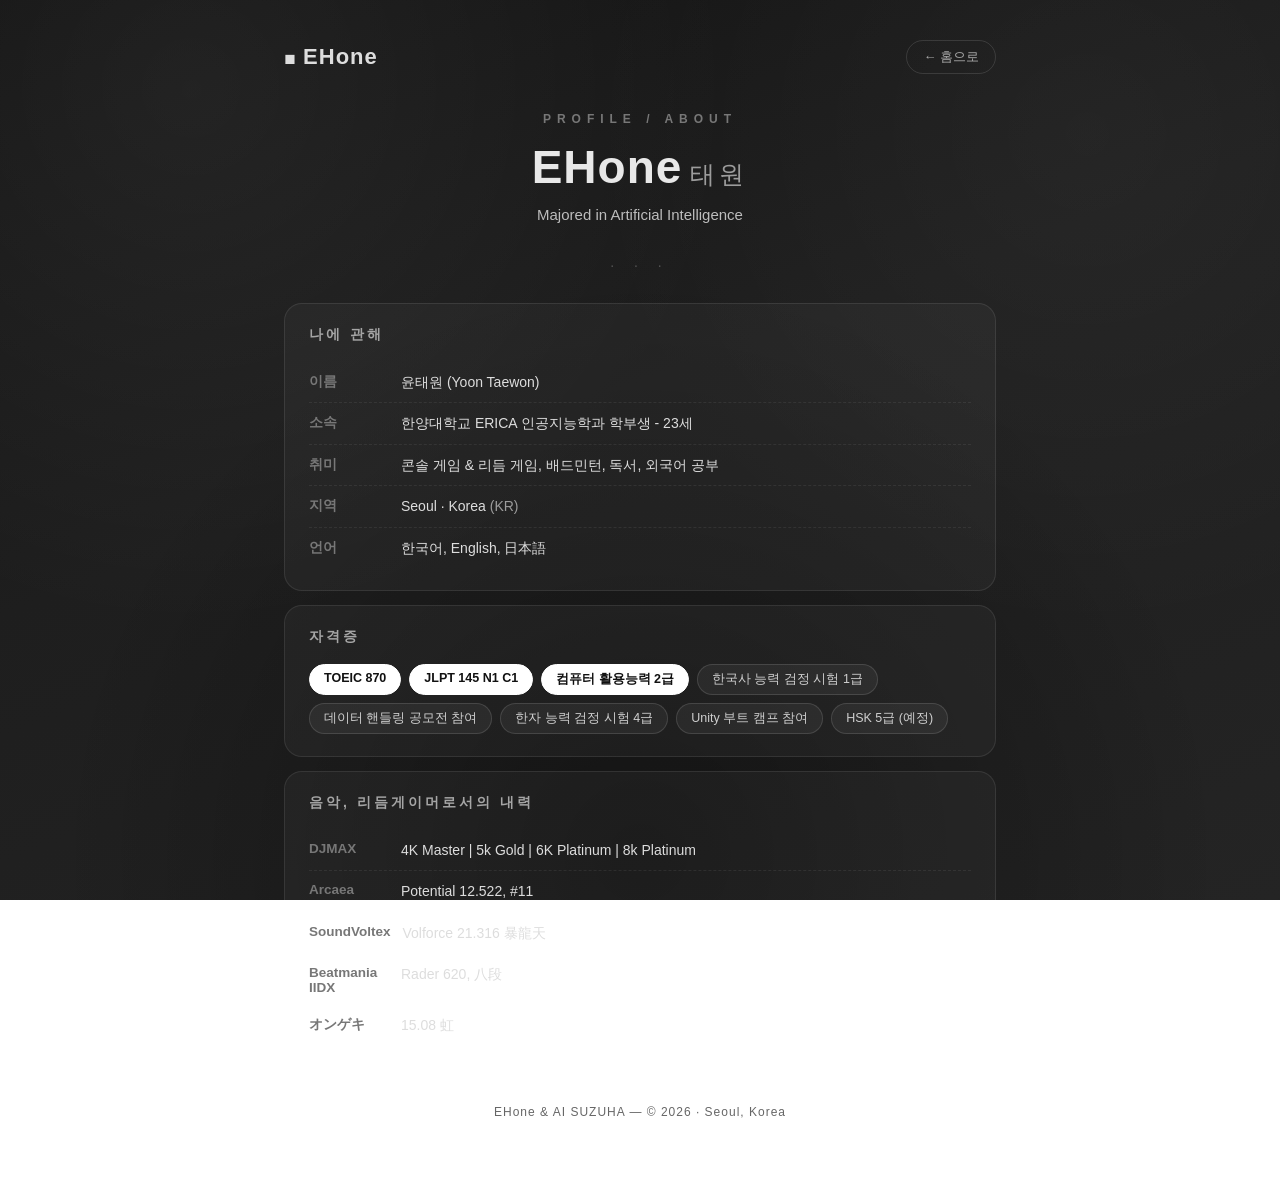
<file: about/index.html>
<!DOCTYPE html>
<html lang="ko">
<head>
<meta charset="UTF-8">
<meta name="viewport" content="width=device-width, initial-scale=1.0">
<title>About — EHone</title>
<link rel="stylesheet" href="../css/main.css">
</head>
<body class="pg-about">
<div class="wrap">
  <div class="nav">
    <a class="brand" href="../index.html">◼︎ EHone</a>
    <a class="back" href="../index.html">← 홈으로</a>
  </div>

  <header>
    <div class="kicker">Profile / About</div>
    <h1>EHone<span class="jp">태원</span></h1>
    <div class="role"><span class="k">Majored in Artificial Intelligence</span></div>
  </header>

  <div class="divider">· · ·</div>

  <section class="card">
    <h2>나에 관해</h2>
    <div class="row"><span class="k">이름</span><span class="v">윤태원 (Yoon&nbsp;Taewon)</span></div>
    <div class="row"><span class="k">소속</span><span class="v">한양대학교 ERICA 인공지능학과 학부생 - 23세</span></div>
    <div class="row"><span class="k">취미</span><span class="v">콘솔 게임 & 리듬 게임, 배드민턴, 독서, 외국어 공부</span></div>
    <div class="row"><span class="k">지역</span><span class="v">Seoul · Korea <span class="multi">(KR)</span></span></div>
    <div class="row"><span class="k">언어</span><span class="v">한국어, English, 日本語</span></div>
  </section>

  <section class="card">
    <h2>자격증</h2>
    <div class="badges">
      <span class="b hot">TOEIC 870</span>
      <span class="b hot">JLPT 145 N1 C1 </span>
      <span class="b hot">컴퓨터 활용능력 2급</span>
      <span class="b">한국사 능력 검정 시험 1급</span>
      <span class="b">데이터 핸들링 공모전 참여</span>
      <span class="b">한자 능력 검정 시험 4급</span>
      <span class="b">Unity 부트 캠프 참여</span>
      <span class="b">HSK 5급 (예정)</span>
    </div>
  </section>

  <section class="card">
    <h2>음악, 리듬게이머로서의 내력</h2>
    <div class="row"><span class="k">DJMAX</span><span class="v">4K Master | 5k Gold | 6K Platinum | 8k Platinum</span></div>
    <div class="row"><span class="k">Arcaea </span><span class="v">Potential 12.522, #11</span></div>
    <div class="row"><span class="k">SoundVoltex</span><span class="v">Volforce 21.316 暴龍天</span></div>
    <div class="row"><span class="k">Beatmania IIDX</span><span class="v">Rader 620, 八段</span></div>
    <div class="row"><span class="k">オンゲキ</span><span class="v">15.08 虹</span></div>
  </section>

  <footer>
    <div class="credit">EHone & AI SUZUHA — © 2026 · Seoul, Korea</div>
  </footer>
</div>
</body>
</html>
</file>
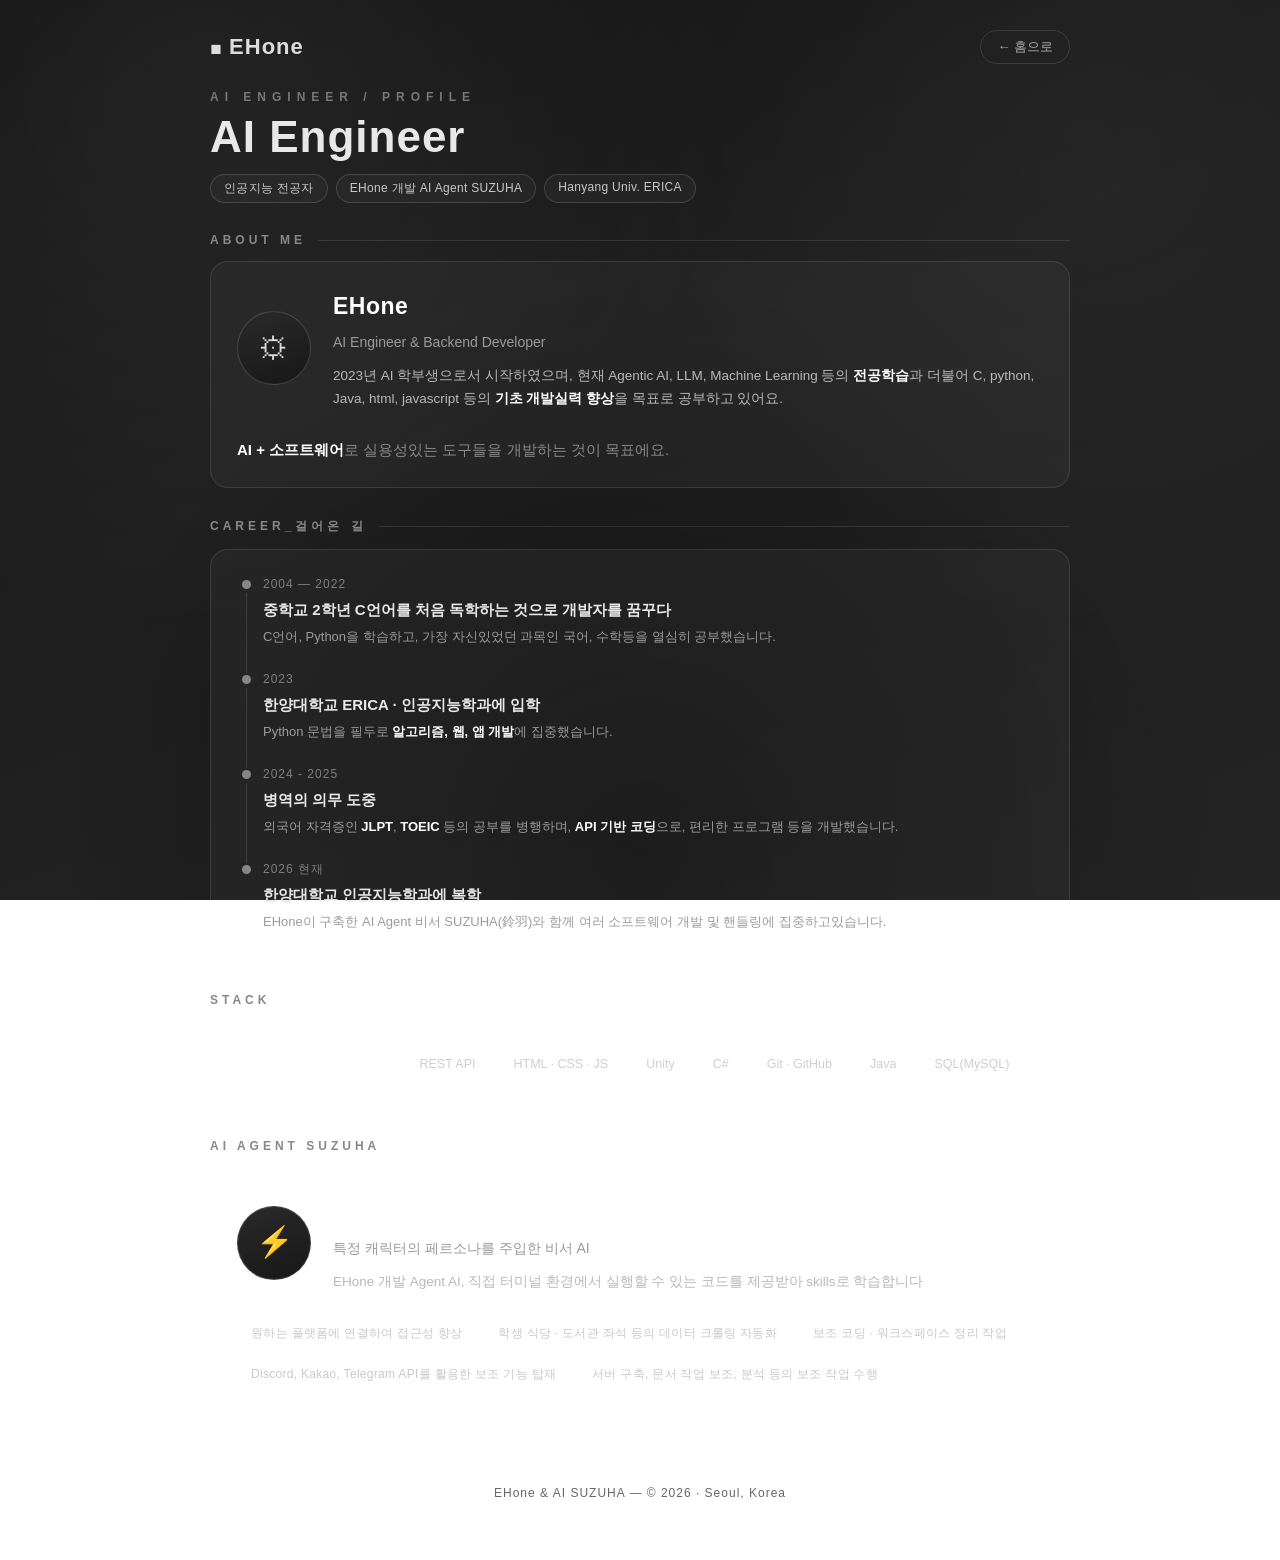
<file: ai-engineer/index.html>
<!DOCTYPE html>
<html lang="ko">
<head>
<meta charset="UTF-8">
<meta name="viewport" content="width=device-width, initial-scale=1.0">
<title>AI Engineer — EHone</title>
<link rel="stylesheet" href="../css/main.css">
</head>
<body class="pg-ai">
<div class="wrap">
  <div class="nav">
    <a class="brand" href="../index.html">◼︎ EHone</a>
    <a class="back" href="../index.html">← 홈으로</a>
  </div>

  <header>
    <div class="kicker">AI Engineer / Profile</div>
    <h1>AI Engineer</h1>
    <div class="sub">
      <span class="chip">인공지능 전공자</span>
      <span class="chip">EHone 개발 AI Agent SUZUHA</span>
      <span class="chip">Hanyang Univ. ERICA</span>
    </div>
  </header>

  <!-- 나 소개 -->
  <div class="sec">
    <div class="sec-t">About ME</div>
    <div class="panel">
      <div class="profile">
        <div class="avatar">⚙</div>
        <div class="who">
          <div class="nm">EHone</div>
          <div class="role"><b></b>AI Engineer & Backend Developer</div>
          <div class="line">2023년 AI 학부생으로서 시작하였으며, 현재 Agentic AI, LLM, Machine Learning 등의 <span class="hl">전공학습</span>과 더불어 C, python, Java, html, javascript 등의 <span class="hl">기초 개발실력 향상</span>을 목표로 공부하고 있어요.</div>
        </div>
      </div>
      <p style="margin-top:26px;color:#c0c0c0;">
        <span class="muted"><span class="hl">AI + 소프트웨어</span>로 실용성있는 도구들을 개발하는 것이 목표에요.</span>
      </p>
    </div>
  </div>

  <!-- 이력 -->
  <div class="sec">
    <div class="sec-t">Career_걸어온 길</div>
    <div class="panel">
      <ul class="tl">
        <li>
          <span class="yr">2004 — 2022</span>
          <div class="tt">중학교 2학년 C언어를 처음 독학하는 것으로 개발자를 꿈꾸다</div>
          <div class="ds">C언어, Python을 학습하고, 가장 자신있었던 과목인 국어, 수학등을 열심히 공부했습니다.</div>
        </li>
        <li>
          <span class="yr">2023 </span>
          <div class="tt">한양대학교 ERICA · 인공지능학과에 입학</div>
          <div class="ds">Python 문법을 필두로 <b>알고리즘, 웹, 앱 개발</b>에 집중했습니다.</div>
        </li>
        <li>
          <span class="yr">2024 - 2025 </span>
          <div class="tt">병역의 의무 도중</div>
          <div class="ds">외국어 자격증인 <b>JLPT</b>, <b>TOEIC</b> 등의 공부를 병행하며, <b>API 기반 코딩</b>으로, 편리한 프로그램 등을 개발했습니다.</div>
        </li>
        <li>
          <span class="yr">2026 현재</span>
          <div class="tt">한양대학교 인공지능학과에 복학</div>
          <div class="ds">EHone이 구축한 AI Agent 비서 SUZUHA(鈴羽)와 함께 여러 소프트웨어 개발 및 핸들링에 집중하고있습니다.</div>
        </li>
      </ul>
    </div>
  </div>

  <!-- 기술 스택 -->
  <div class="sec">
    <div class="sec-t">Stack</div>
    <div class="panel">
      <div class="stack">
        <span><b>Python</b></span><span><b>PyTorch</b></span><span>REST API</span>
        <span>HTML · CSS · JS</span><span>Unity</span><span>C#</span>
        <span>Git · GitHub</span><span>Java</span><span>SQL(MySQL)</span>
      </div>
    </div>
  </div>

  <!-- AI Agent 소개 -->
  <div class="sec">
    <div class="sec-t">AI Agent SUZUHA</div>
    <div class="panel">
      <div class="profile">
        <div class="avatar">⚡</div>
        <div class="who">
          <div class="nm">鈴羽 — SUZUHA</div>
          <div class="role">특정 캐릭터의 페르소나를 주입한 비서 AI</div>
          <div class="line">EHone 개발 Agent AI, 직접 터미널 환경에서 실행할 수 있는 코드를 제공받아 skills로 학습합니다<div class=""></div> </div>
        </div>
      </div>
      <div style="margin-top:24px;display:flex;gap:8px;flex-wrap:wrap;">
        <span class="chip">원하는 플랫폼에 연결하여 접근성 향상</span>
        <span class="chip">학생 식당 · 도서관 좌석 등의 데이터 크롤링 자동화</span>
        <span class="chip">보조 코딩 · 워크스페이스 정리 작업</span>
        <span class="chip">Discord, Kakao, Telegram API를 활용한 보조 기능 탑재</span>
        <span class="chip">서버 구축, 문서 작업 보조, 분석 등의 보조 작업 수행</span>
      </div>
    </div>
  </div>

  <footer>
    <div class="credit">EHone & AI SUZUHA — © 2026 · Seoul, Korea</div>
  </footer>
</div>
</body>
</html>
</file>
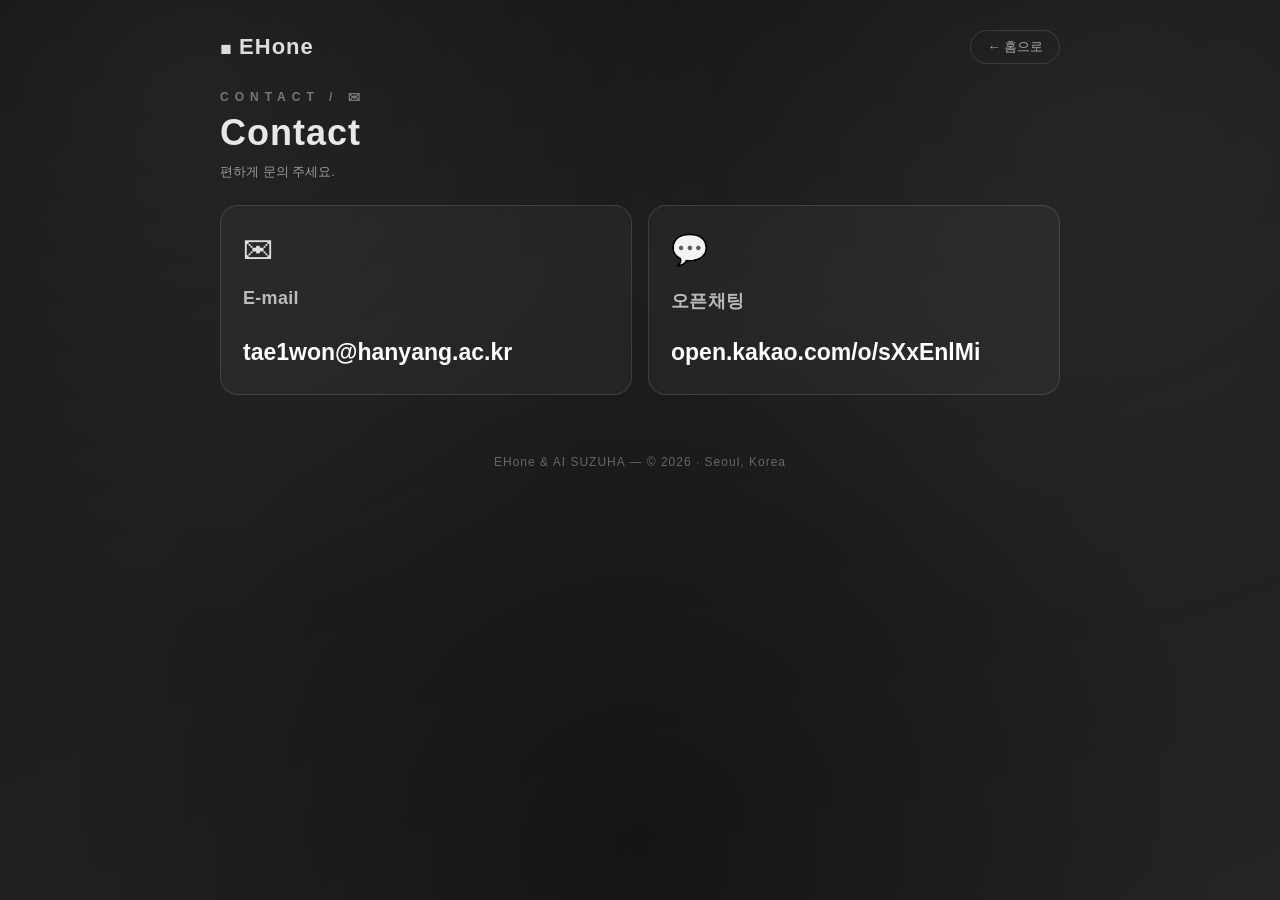
<file: contact/index.html>
<!DOCTYPE html>
<html lang="ko">
<head>
<meta charset="UTF-8">
<meta name="viewport" content="width=device-width, initial-scale=1.0">
<title>Contact — EHone</title>
<link rel="stylesheet" href="../css/main.css">
</head>
<body class="pg-contact">
<div class="wrap">
  <div class="nav">
    <a class="brand" href="../index.html">◼︎ EHone</a>
    <a class="back" href="../index.html">← 홈으로</a>
  </div>

  <header>
    <div class="kicker">Contact / ✉</div>
    <h1>Contact</h1>
    <div class="cap">편하게 문의 주세요.</div>
  </header>

  <div class="grid">
    <a class="card" href="mailto:tae1won@hanyang.ac.kr">
      <span class="ico">✉</span>
      <div>
        <div class="t">E-mail</div>
      </div>
      <div class="addr">tae1won@hanyang.ac.kr</div>
    </a>

    <a class="card" href="https://open.kakao.com/o/sXxEnlMi" target="_blank" rel="noopener">
      <span class="ico">💬</span>
      <div>
        <div class="t">오픈채팅</div>
      </div>
      <div class="addr">open.kakao.com/o/sXxEnlMi</div>
    </a>

  </div>

  <footer>
    <div class="credit">EHone & AI SUZUHA — © 2026 · Seoul, Korea</div>
  </footer>
</div>
</body>
</html>
</file>
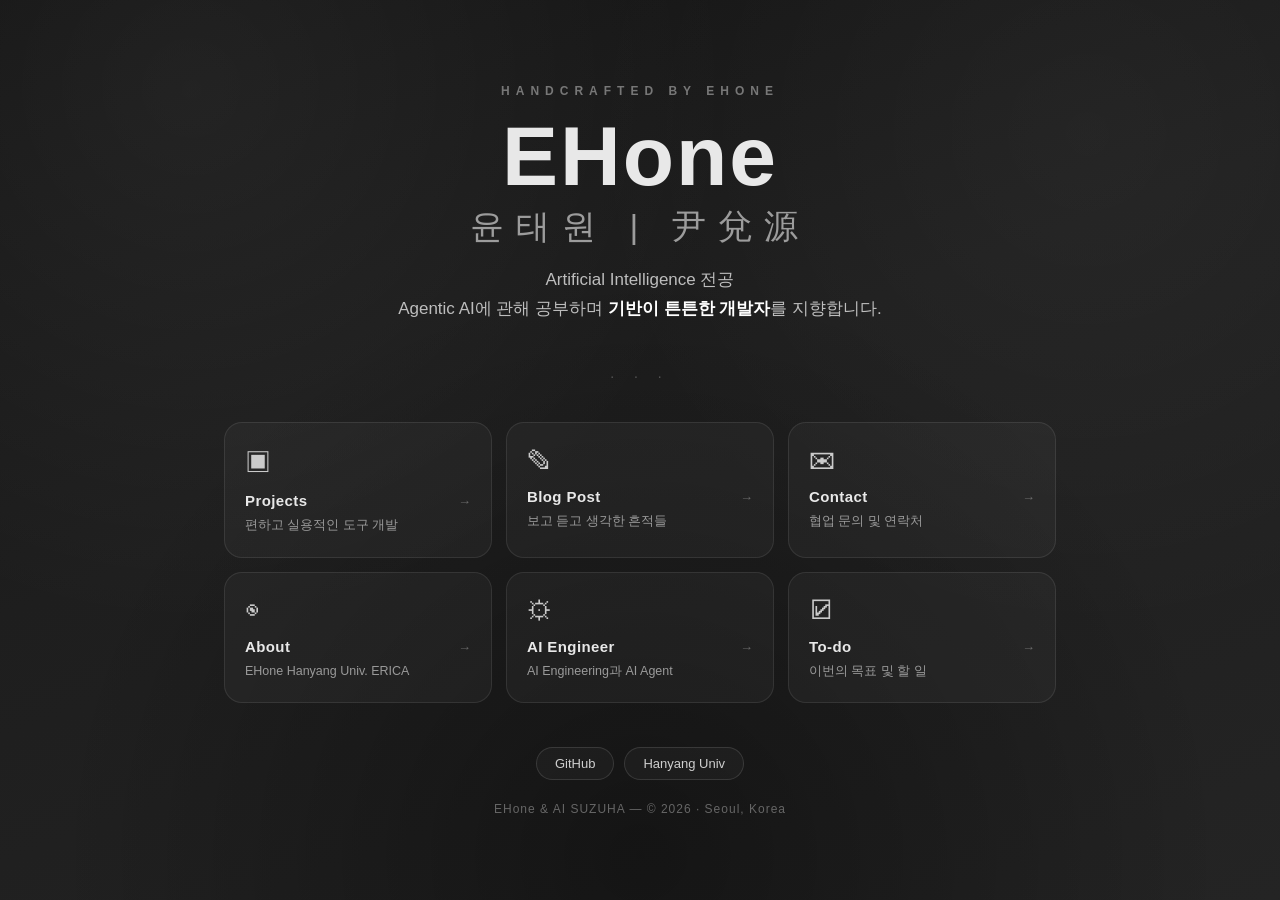
<file: legacy/index.html>
<!DOCTYPE html>
<html lang="ko">
<head>
<meta charset="UTF-8">
<meta name="viewport" content="width=device-width, initial-scale=1.0">
<title>Main — EHone</title>
<link rel="stylesheet" href="css/main.css">
</head>
<body class="pg-home">
<div class="home">
  <header>
    <div class="kicker">Handcrafted by EHone</div>
    <h1>EHone<span class="jp">윤태원 | 尹兌源</span></h1>
    <p class="tagline">
      Artificial Intelligence 전공
      <br>Agentic AI에 관해 공부하며 <span class="hl">기반이 튼튼한 개발자</span>를 지향합니다.
    </p>
  </header>

  <div class="divider">· · ·</div>

  <div class="grid">
    <a class="card" href="https://github.com/EHone5561" target="_blank" rel="noopener">
      <span class="ico">▣</span><span class="arrow">→</span>
      <div class="t">Projects</div>
      <div class="d">편하고 실용적인 도구 개발</div>
    </a>

    <a class="card" href="blog/index.html">
      <span class="ico">✎</span><span class="arrow">→</span>
      <div class="t">Blog Post</div>
      <div class="d">보고 듣고 생각한 흔적들</div>
    </a>

    <a class="card" href="contact/index.html">
      <span class="ico">✉</span><span class="arrow">→</span>
      <div class="t">Contact</div>
      <div class="d">협업 문의 및 연락처 </div>
    </a>

    <a class="card" href="about/index.html">
      <span class="ico">◉</span><span class="arrow">→</span>
      <div class="t">About</div>
      <div class="d">EHone Hanyang Univ. ERICA</div>
    </a>

    <a class="card" href="ai-engineer/index.html">
      <span class="ico">⚙</span><span class="arrow">→</span>
      <div class="t">AI Engineer</div>
      <div class="d">AI Engineering과 AI Agent</div>
    </a>

    <a class="card" href="todo/index.html">
      <span class="ico">☑</span><span class="arrow">→</span>
      <div class="t">To-do</div>
      <div class="d">이번의 목표 및 할 일</div>
    </a>
  </div>

  <footer>
    <div class="links">
      <a class="pill" href="https://github.com/EHone5561" target="_blank" rel="noopener">GitHub</a>
      <a class="pill" href="https://portal.hanyang.ac.kr/sso/lgin.do" target="_blank" rel="noopener">Hanyang Univ</a>
    </div>
    <div class="credit">EHone & AI SUZUHA — © 2026 · Seoul, Korea</div>
  </footer>
</div>
</body>
</html>
</file>
<file: css/main.css>
/* ==========================================================
   EHone Homepage — 통합 스타일시트 (main.css)
   페이지 구분 바디 클래스:
     home / blog / todo / contact / about / ai-engineer  →  .pg-home .pg-blog ...
   ========================================================== */

/* ---------- 1. Reset & 공통 베이스 ---------- */
@view-transition { navigation: auto; }
* { box-sizing:border-box; margin:0; padding:0; }

body {
  font-family:"Noto Sans KR", -apple-system, "Segoe UI", sans-serif;
  min-height:100vh; color:#e8e8e8;
  background:
    radial-gradient(circle at 15% 10%, rgba(255,255,255,.06), transparent 40%),
    radial-gradient(circle at 85% 15%, rgba(255,255,255,.04), transparent 38%),
    radial-gradient(circle at 50% 95%, rgba(0,0,0,.4), transparent 55%),
    linear-gradient(160deg,#121212,#1e1e1e 45%,#242424);
  background-attachment:fixed;
}

/* ---------- 2. 홈 (루트 index) ---------- */
.pg-home {
  display:flex; align-items:center; justify-content:center;
  padding:0;
}
.pg-home .home { width:100%; max-width:880px; padding:56px 24px; }

/* ── 홈 헤더 ── */
.pg-home header { text-align:center; margin-bottom:44px; }
.pg-home h1 {
  font-size:clamp(46px,10vw,84px); font-weight:900; letter-spacing:2px; line-height:1.02;
}
.pg-home .jp { display:block; font-size:clamp(22px,4.4vw,34px); color:#9c9c9c; font-weight:500;
               margin-top:10px; letter-spacing:12px; }
.pg-home .tagline { margin:22px auto 0; max-width:520px; color:#bdbdbd; font-size:17px; line-height:1.7; }
.pg-home .tagline .hl { color:#fff; font-weight:700; }

/* ── 구분점 ── */
.pg-home .divider { text-align:center; color:#555; margin:42px 0 38px; letter-spacing:8px; font-size:14px; }

/* ── 홈 카드 그리드 ── */
.pg-home .grid { display:grid; grid-template-columns:repeat(auto-fit,minmax(220px,1fr)); gap:14px; }
.pg-home .card {
  background:rgba(255,255,255,.035); border:1px solid rgba(255,255,255,.09);
  border-radius:18px; padding:22px 20px; text-decoration:none; color:inherit;
  transition:transform .18s ease, background .18s ease, border-color .18s ease; display:block;
}
.pg-home .card:hover { transform:translateY(-4px); background:rgba(255,255,255,.07); border-color:rgba(255,255,255,.22); }
.pg-home .card .ico { font-size:26px; filter:grayscale(1) contrast(1); opacity:.85; margin-bottom:12px; display:block; }
.pg-home .card .t { font-size:15px; font-weight:800; letter-spacing:.4px; }
.pg-home .card .d { font-size:12.5px; color:#9a9a9a; margin-top:7px; line-height:1.5; }
.pg-home .card .arrow { float:right; opacity:.35; font-size:13px; font-weight:700; margin-top:2px; }
.pg-home .card:hover .arrow { opacity:.9; }

/* ── 홈 풋터 (소셜 pill) ── */
.pg-home footer { margin-top:44px; text-align:center; }
.pg-home .links { display:flex; justify-content:center; gap:10px; flex-wrap:wrap; }
.pg-home .pill {
  font-size:13px; color:#cfcfcf; text-decoration:none; padding:8px 18px; border-radius:40px;
  border:1px solid rgba(255,255,255,.12); background:rgba(255,255,255,.03); transition:.15s;
}
.pg-home .pill:hover { background:#fff; color:#111; border-color:#fff; }
.pg-home .credit { margin-top:22px; color:#666; font-size:12px; letter-spacing:1px; }

/* ---------- 3. 서브 페이지 공통 (wrap 기반 5개 페이지) ---------- */
.pg-blog .wrap, .pg-todo .wrap { width:100%; max-width:960px; margin:0 auto; padding:30px 20px 60px; }
.pg-contact .wrap         { width:100%; max-width:880px; margin:0 auto; padding:30px 20px 60px; }
.pg-about .wrap           { width:100%; max-width:760px; margin:0 auto; padding:40px 24px 60px; }
.pg-ai .wrap              { width:100%; max-width:900px; margin:0 auto; padding:30px 20px 60px; }

/* 상단 네비 (서브 공통) */
.pg-blog .nav, .pg-todo .nav, .pg-contact .nav, .pg-about .nav, .pg-ai .nav {
  display:flex; align-items:center; justify-content:space-between; margin-bottom:26px;
}
.pg-about .nav { margin-bottom:38px; }
.pg-blog .nav .brand, .pg-todo .nav .brand, .pg-contact .nav .brand,
.pg-about .nav .brand, .pg-ai .nav .brand {
  font-weight:800; letter-spacing:1px; color:#ddd; text-decoration:none; font-size:22px;
}
.back {
  font-size:13px; color:#aaa; text-decoration:none; padding:7px 16px; border-radius:30px;
  border:1px solid rgba(255,255,255,.12); transition:.15s;
}
.back:hover { background:#fff; color:#111; border-color:#fff; }

/* 서브 헤더 공통 */
header { margin:0 0 22px; }
.pg-blog header, .pg-todo header, .pg-contact header { margin-bottom:22px; }
.pg-about header { text-align:center; margin-bottom:34px; }
.pg-ai header { margin-bottom:30px; }

.kicker {
  font-size:12px; letter-spacing:6px; color:#777; font-weight:600;
  text-transform:uppercase; margin-bottom:8px;
}
.pg-home .kicker { margin-bottom:16px; }
.pg-about .kicker { margin-bottom:14px; }

h1 { font-family:inherit; }
.pg-blog h1, .pg-todo h1, .pg-contact h1 { font-size:clamp(26px,5vw,36px); font-weight:900; letter-spacing:1px; }
.pg-ai h1    { font-size:clamp(30px,6vw,44px); font-weight:900; letter-spacing:1px; }
.pg-about h1 { font-size:clamp(30px,6vw,46px); font-weight:900; letter-spacing:1px; }

.cap { color:#9a9a9a; font-size:13px; margin-top:8px; }
.pg-contact .cap { line-height:1.6; }

/* 아바타/역할 (about의 헤더 보조) */
.pg-about h1 .jp { color:#9c9c9c; font-weight:500; font-size:.55em; letter-spacing:4px; margin-left:8px; }
.pg-about .role { margin-top:12px; color:#bdbdbd; font-size:15px; }
.pg-about .divider { text-align:center; color:#555; margin:10px 0 30px; letter-spacing:8px; font-size:14px; }

/* 서브 풋터 공통 */
.pg-blog footer, .pg-todo footer, .pg-ai footer { color:#666; font-size:12px; letter-spacing:1px; }
.pg-blog footer, .pg-todo footer { margin-top:40px; }
.pg-ai footer { margin-top:70px; }
.pg-about footer { text-align:center; color:#666; font-size:12px; letter-spacing:1px; margin-top:36px; }
.credit { text-align:center; color:#666; font-size:12px; letter-spacing:1px; }
.pg-contact .credit { text-align:center; color:#666; font-size:12px; margin-top:60px; letter-spacing:1px; }

/* ---------- 4. 블로그 / To-do (동일한 목록+뷰어) ---------- */
.pg-blog .layout, .pg-todo .layout { display:grid; grid-template-columns:270px 1fr; gap:18px; align-items:start; }

.pg-blog .posts, .pg-todo .posts {
  background:rgba(255,255,255,.03); border:1px solid rgba(255,255,255,.09);
  border-radius:18px; padding:14px; position:sticky; top:20px;
  max-height:calc(100vh - 40px); overflow-y:auto;
}
.pg-blog .posts .ptag, .pg-todo .posts .ptag {
  font-size:11px; letter-spacing:3px; color:#888; font-weight:700; padding:4px 6px 12px;
}
.pg-blog .post, .pg-todo .post {
  display:block; text-align:left; width:100%; cursor:pointer; color:inherit;
  background:transparent; border:1px solid transparent; border-radius:12px;
  padding:11px 12px; transition:.15s; margin-bottom:4px; font-family:inherit;
}
.pg-blog .post:hover, .pg-todo .post:hover { background:rgba(255,255,255,.05); }
.pg-blog .post.active, .pg-todo .post.active { background:rgba(255,255,255,.1); border-color:rgba(255,255,255,.18); }
.pg-blog .post .ttl, .pg-todo .post .ttl { font-size:13.5px; font-weight:700; line-height:1.35; letter-spacing:.2px; }
.pg-blog .post .meta, .pg-todo .post .meta { font-size:11px; color:#8a8a8a; margin-top:5px; }
.pg-blog .post .tag, .pg-todo .post .tag {
  display:inline-block; font-size:10px; padding:2px 8px; border-radius:10px;
  background:rgba(255,255,255,.08); color:#bbb; margin-right:6px;
}

.pg-blog .viewer, .pg-todo .viewer {
  background:rgba(255,255,255,.035); border:1px solid rgba(255,255,255,.09);
  border-radius:18px; padding:34px 36px; min-height:420px;
}
.pg-blog .viewer .empty, .pg-todo .viewer .empty { color:#666; text-align:center; padding:90px 0; font-size:14px; }
.pg-blog .markdown-body, .pg-todo .markdown-body { line-height:1.75; font-size:15.5px; color:#dcdcdc; word-break:keep-all; }
.pg-blog .markdown-body h1, .pg-todo .markdown-body h1 {
  font-size:27px; font-weight:900; letter-spacing:-.5px; padding-bottom:12px;
  border-bottom:1px solid rgba(255,255,255,.12); margin-bottom:22px;
}
.pg-blog .markdown-body h2, .pg-todo .markdown-body h2 { font-size:20px; font-weight:800; margin:26px 0 12px; }
.pg-blog .markdown-body h3, .pg-todo .markdown-body h3 { font-size:17px; font-weight:800; margin:22px 0 10px; }
.pg-blog .markdown-body p,  .pg-todo .markdown-body p  { margin:12px 0; }
.pg-blog .markdown-body ul, .pg-blog .markdown-body ol,
.pg-todo .markdown-body ul, .pg-todo .markdown-body ol { margin:12px 0; padding-left:26px; }
.pg-blog .markdown-body li, .pg-todo .markdown-body li { margin:5px 0; }
.pg-blog .markdown-body blockquote, .pg-todo .markdown-body blockquote { border-left:3px solid #888; padding:4px 16px; margin:14px 0; color:#aaa; }
.pg-blog .markdown-body code, .pg-todo .markdown-body code { background:rgba(255,255,255,.08); padding:2px 7px; border-radius:6px; font-size:.9em; color:#fff; }
.pg-blog .markdown-body pre, .pg-todo .markdown-body pre { background:#0c0c0c; border:1px solid rgba(255,255,255,.08); border-radius:12px; padding:16px; overflow:auto; margin:16px 0; }
.pg-blog .markdown-body pre code, .pg-todo .markdown-body pre code { background:transparent; padding:0; color:#8fd0a0; }
.pg-blog .markdown-body table, .pg-todo .markdown-body table { border-collapse:collapse; margin:16px 0; width:100%; }
.pg-blog .markdown-body th, .pg-blog .markdown-body td,
.pg-todo  .markdown-body th, .pg-todo  .markdown-body td { border:1px solid rgba(255,255,255,.15); padding:8px 12px; font-size:14px; }
.pg-blog .markdown-body th, .pg-todo .markdown-body th { background:rgba(255,255,255,.05); }
.pg-blog .markdown-body a, .pg-todo .markdown-body a { color:#bbb; text-decoration:underline; text-underline-offset:3px; }
.pg-blog .markdown-body a:hover, .pg-todo .markdown-body a:hover { color:#fff; }
.pg-blog .markdown-body hr, .pg-todo .markdown-body hr { border:none; border-top:1px solid rgba(255,255,255,.12); margin:26px 0; }

/* 반응형 */
@media (max-width:760px) {
  .pg-blog .layout, .pg-todo .layout { grid-template-columns:1fr; }
  .pg-blog .posts, .pg-todo .posts { position:static; }
}

/* ---------- 5. Contact ---------- */
.pg-contact .grid { display:grid; grid-template-columns:repeat(2,1fr); gap:16px; }
.pg-contact .card {
  display:flex; flex-direction:column; justify-content:space-between;
  background:rgba(255,255,255,.035); border:1px solid rgba(255,255,255,.12);
  border-radius:18px; padding:26px 22px; text-decoration:none; color:inherit;
  min-height:170px; transition:transform .18s ease, background .18s ease, border-color .18s ease;
}
a.pg-contact .card:hover { transform:translateY(-4px); background:rgba(255,255,255,.07); border-color:rgba(255,255,255,.28); }
.pg-contact .card .ico { font-size:30px; opacity:.95; margin-bottom:22px; display:block; }
.pg-contact .card .t { font-size:18px; font-weight:800; letter-spacing:.3px; margin-bottom:8px; color:#bbb; }
.pg-contact .card .addr {
  font-size:23px; font-weight:800; color:#fff; margin-top:auto; padding-top:16px;
  line-height:1.35; word-break:keep-all; white-space:nowrap; overflow:hidden; text-overflow:ellipsis;
}

/* ---------- 6. About ---------- */
.pg-about section { margin-bottom:14px; }
.pg-about .card {
  background:rgba(255,255,255,.035); border:1px solid rgba(255,255,255,.09);
  border-radius:18px; padding:22px 24px;
}
.pg-about .card h2 { font-size:14px; font-weight:800; letter-spacing:3px; color:#a5a5a5; margin-bottom:18px; }
.pg-about .row { display:flex; gap:12px; align-items:flex-start; padding:9px 0; border-bottom:1px dashed rgba(255,255,255,.07); }
.pg-about .row:last-child { border-bottom:none; }
.pg-about .row .k { flex:0 0 80px; color:#777; font-size:13.5px; font-weight:600; padding-top:2px; }
.pg-about .row .v { color:#ddd; font-size:14px; line-height:1.6; word-break:keep-all; }
.pg-about .row .v .multi { color:#9c9c9c; }
.pg-about .badges { display:flex; flex-wrap:wrap; gap:8px; margin-top:2px; }
.pg-about .b {
  font-size:12.5px; color:#cfcfcf; background:rgba(255,255,255,.05);
  border:1px solid rgba(255,255,255,.13); padding:6px 14px; border-radius:20px;
}
.pg-about .b.hot { background:#fff; color:#111; border-color:#fff; font-weight:700; }

/* ---------- 7. AI Engineer ---------- */
.pg-ai .sub { margin-top:12px; display:flex; gap:8px; flex-wrap:wrap; }
.pg-ai .chip {
  font-size:12px; padding:5px 13px; border-radius:30px; border:1px solid rgba(255,255,255,.14);
  color:#c9c9c9; background:rgba(255,255,255,.03); letter-spacing:.3px;
}
.pg-ai .sec { margin-bottom:14px; }
.pg-ai .sec-t {
  font-size:12px; letter-spacing:4px; color:#888; font-weight:700; text-transform:uppercase;
  margin:30px 0 14px; display:flex; align-items:center; gap:12px;
}
.pg-ai .sec-t::after { content:""; flex:1; height:1px; background:rgba(255,255,255,.1); }
.pg-ai .panel {
  background:rgba(255,255,255,.035); border:1px solid rgba(255,255,255,.1);
  border-radius:18px; padding:24px 26px; line-height:1.75; color:#d5d5d5; font-size:15px;
}
.pg-ai .panel b, .pg-ai .panel .hl { color:#fff; font-weight:700; }
.pg-ai .panel .muted { color:#888; }
.pg-ai .profile { display:flex; gap:22px; align-items:center; }
.pg-ai .avatar {
  flex:0 0 auto; width:74px; height:74px; border-radius:50%;
  display:flex; align-items:center; justify-content:center; font-size:30px;
  background:linear-gradient(160deg,#2a2a2a,#171717); border:1px solid rgba(255,255,255,.16); color:#ddd;
}
.pg-ai .profile .who .nm { font-size:23px; font-weight:900; letter-spacing:.5px; color:#fff; }
.pg-ai .profile .who .role { font-size:14px; color:#9a9a9a; margin-top:4px; }
.pg-ai .profile .who .line { font-size:13.5px; color:#b9b9b9; margin-top:10px; line-height:1.7; }
.pg-ai .tl { list-style:none; }
.pg-ai .tl li { position:relative; padding:0 0 20px 26px; }
.pg-ai .tl li:last-child { padding-bottom:4px; }
.pg-ai .tl li::before {
  content:""; position:absolute; left:5px; top:6px; width:9px; height:9px; border-radius:50%; background:rgba(255,255,255,.45);
}
.pg-ai .tl li::after {
  content:""; position:absolute; left:9px; top:19px; bottom:-4px; width:1px; background:rgba(255,255,255,.12);
}
.pg-ai .tl li:last-child::after { display:none; }
.pg-ai .tl .yr { font-size:12px; color:#7f7f7f; letter-spacing:1px; display:block; margin-bottom:2px; }
.pg-ai .tl .tt { font-weight:800; color:#e8e8e8; font-size:15px; }
.pg-ai .tl .ds { font-size:13px; color:#9c9c9c; margin-top:3px; }
.pg-ai .grid { display:grid; grid-template-columns:repeat(auto-fit,minmax(200px,1fr)); gap:16px; }
.pg-ai .stack { display:flex; flex-wrap:wrap; gap:8px; }
.pg-ai .stack span {
  font-size:12.5px; padding:7px 14px; border-radius:30px; border:1px solid rgba(255,255,255,.14);
  color:#cfcfcf; background:rgba(255,255,255,.04);
}
.pg-ai .stack span b { color:#fff; }
</file>
<file: legacy/css/main.css>
/* ==========================================================
   EHone Homepage — 통합 스타일시트 (main.css)
   페이지 구분 바디 클래스:
     home / blog / todo / contact / about / ai-engineer  →  .pg-home .pg-blog ...
   ========================================================== */

/* ---------- 1. Reset & 공통 베이스 ---------- */
@view-transition { navigation: auto; }
* { box-sizing:border-box; margin:0; padding:0; }

body {
  font-family:"Noto Sans KR", -apple-system, "Segoe UI", sans-serif;
  min-height:100vh; color:#e8e8e8;
  background:
    radial-gradient(circle at 15% 10%, rgba(255,255,255,.06), transparent 40%),
    radial-gradient(circle at 85% 15%, rgba(255,255,255,.04), transparent 38%),
    radial-gradient(circle at 50% 95%, rgba(0,0,0,.4), transparent 55%),
    linear-gradient(160deg,#121212,#1e1e1e 45%,#242424);
  background-attachment:fixed;
}

/* ---------- 2. 홈 (루트 index) ---------- */
.pg-home {
  display:flex; align-items:center; justify-content:center;
  padding:0;
}
.pg-home .home { width:100%; max-width:880px; padding:56px 24px; }

/* ── 홈 헤더 ── */
.pg-home header { text-align:center; margin-bottom:44px; }
.pg-home h1 {
  font-size:clamp(46px,10vw,84px); font-weight:900; letter-spacing:2px; line-height:1.02;
}
.pg-home .jp { display:block; font-size:clamp(22px,4.4vw,34px); color:#9c9c9c; font-weight:500;
               margin-top:10px; letter-spacing:12px; }
.pg-home .tagline { margin:22px auto 0; max-width:520px; color:#bdbdbd; font-size:17px; line-height:1.7; }
.pg-home .tagline .hl { color:#fff; font-weight:700; }

/* ── 구분점 ── */
.pg-home .divider { text-align:center; color:#555; margin:42px 0 38px; letter-spacing:8px; font-size:14px; }

/* ── 홈 카드 그리드 ── */
.pg-home .grid { display:grid; grid-template-columns:repeat(auto-fit,minmax(220px,1fr)); gap:14px; }
.pg-home .card {
  background:rgba(255,255,255,.035); border:1px solid rgba(255,255,255,.09);
  border-radius:18px; padding:22px 20px; text-decoration:none; color:inherit;
  transition:transform .18s ease, background .18s ease, border-color .18s ease; display:block;
}
.pg-home .card:hover { transform:translateY(-4px); background:rgba(255,255,255,.07); border-color:rgba(255,255,255,.22); }
.pg-home .card .ico { font-size:26px; filter:grayscale(1) contrast(1); opacity:.85; margin-bottom:12px; display:block; }
.pg-home .card .t { font-size:15px; font-weight:800; letter-spacing:.4px; }
.pg-home .card .d { font-size:12.5px; color:#9a9a9a; margin-top:7px; line-height:1.5; }
.pg-home .card .arrow { float:right; opacity:.35; font-size:13px; font-weight:700; margin-top:2px; }
.pg-home .card:hover .arrow { opacity:.9; }

/* ── 홈 풋터 (소셜 pill) ── */
.pg-home footer { margin-top:44px; text-align:center; }
.pg-home .links { display:flex; justify-content:center; gap:10px; flex-wrap:wrap; }
.pg-home .pill {
  font-size:13px; color:#cfcfcf; text-decoration:none; padding:8px 18px; border-radius:40px;
  border:1px solid rgba(255,255,255,.12); background:rgba(255,255,255,.03); transition:.15s;
}
.pg-home .pill:hover { background:#fff; color:#111; border-color:#fff; }
.pg-home .credit { margin-top:22px; color:#666; font-size:12px; letter-spacing:1px; }

/* ---------- 3. 서브 페이지 공통 (wrap 기반 5개 페이지) ---------- */
.pg-blog .wrap, .pg-todo .wrap { width:100%; max-width:960px; margin:0 auto; padding:30px 20px 60px; }
.pg-contact .wrap         { width:100%; max-width:880px; margin:0 auto; padding:30px 20px 60px; }
.pg-about .wrap           { width:100%; max-width:760px; margin:0 auto; padding:40px 24px 60px; }
.pg-ai .wrap              { width:100%; max-width:900px; margin:0 auto; padding:30px 20px 60px; }

/* 상단 네비 (서브 공통) */
.pg-blog .nav, .pg-todo .nav, .pg-contact .nav, .pg-about .nav, .pg-ai .nav {
  display:flex; align-items:center; justify-content:space-between; margin-bottom:26px;
}
.pg-about .nav { margin-bottom:38px; }
.pg-blog .nav .brand, .pg-todo .nav .brand, .pg-contact .nav .brand,
.pg-about .nav .brand, .pg-ai .nav .brand {
  font-weight:800; letter-spacing:1px; color:#ddd; text-decoration:none; font-size:22px;
}
.back {
  font-size:13px; color:#aaa; text-decoration:none; padding:7px 16px; border-radius:30px;
  border:1px solid rgba(255,255,255,.12); transition:.15s;
}
.back:hover { background:#fff; color:#111; border-color:#fff; }

/* 서브 헤더 공통 */
header { margin:0 0 22px; }
.pg-blog header, .pg-todo header, .pg-contact header { margin-bottom:22px; }
.pg-about header { text-align:center; margin-bottom:34px; }
.pg-ai header { margin-bottom:30px; }

.kicker {
  font-size:12px; letter-spacing:6px; color:#777; font-weight:600;
  text-transform:uppercase; margin-bottom:8px;
}
.pg-home .kicker { margin-bottom:16px; }
.pg-about .kicker { margin-bottom:14px; }

h1 { font-family:inherit; }
.pg-blog h1, .pg-todo h1, .pg-contact h1 { font-size:clamp(26px,5vw,36px); font-weight:900; letter-spacing:1px; }
.pg-ai h1    { font-size:clamp(30px,6vw,44px); font-weight:900; letter-spacing:1px; }
.pg-about h1 { font-size:clamp(30px,6vw,46px); font-weight:900; letter-spacing:1px; }

.cap { color:#9a9a9a; font-size:13px; margin-top:8px; }
.pg-contact .cap { line-height:1.6; }

/* 아바타/역할 (about의 헤더 보조) */
.pg-about h1 .jp { color:#9c9c9c; font-weight:500; font-size:.55em; letter-spacing:4px; margin-left:8px; }
.pg-about .role { margin-top:12px; color:#bdbdbd; font-size:15px; }
.pg-about .divider { text-align:center; color:#555; margin:10px 0 30px; letter-spacing:8px; font-size:14px; }

/* 서브 풋터 공통 */
.pg-blog footer, .pg-todo footer, .pg-ai footer { color:#666; font-size:12px; letter-spacing:1px; }
.pg-blog footer, .pg-todo footer { margin-top:40px; }
.pg-ai footer { margin-top:70px; }
.pg-about footer { text-align:center; color:#666; font-size:12px; letter-spacing:1px; margin-top:36px; }
.credit { text-align:center; color:#666; font-size:12px; letter-spacing:1px; }
.pg-contact .credit { text-align:center; color:#666; font-size:12px; margin-top:60px; letter-spacing:1px; }

/* ---------- 4. 블로그 / To-do (동일한 목록+뷰어) ---------- */
.pg-blog .layout, .pg-todo .layout { display:grid; grid-template-columns:270px 1fr; gap:18px; align-items:start; }

.pg-blog .posts, .pg-todo .posts {
  background:rgba(255,255,255,.03); border:1px solid rgba(255,255,255,.09);
  border-radius:18px; padding:14px; position:sticky; top:20px;
  max-height:calc(100vh - 40px); overflow-y:auto;
}
.pg-blog .posts .ptag, .pg-todo .posts .ptag {
  font-size:11px; letter-spacing:3px; color:#888; font-weight:700; padding:4px 6px 12px;
}
.pg-blog .post, .pg-todo .post {
  display:block; text-align:left; width:100%; cursor:pointer; color:inherit;
  background:transparent; border:1px solid transparent; border-radius:12px;
  padding:11px 12px; transition:.15s; margin-bottom:4px; font-family:inherit;
}
.pg-blog .post:hover, .pg-todo .post:hover { background:rgba(255,255,255,.05); }
.pg-blog .post.active, .pg-todo .post.active { background:rgba(255,255,255,.1); border-color:rgba(255,255,255,.18); }
.pg-blog .post .ttl, .pg-todo .post .ttl { font-size:13.5px; font-weight:700; line-height:1.35; letter-spacing:.2px; }
.pg-blog .post .meta, .pg-todo .post .meta { font-size:11px; color:#8a8a8a; margin-top:5px; }
.pg-blog .post .tag, .pg-todo .post .tag {
  display:inline-block; font-size:10px; padding:2px 8px; border-radius:10px;
  background:rgba(255,255,255,.08); color:#bbb; margin-right:6px;
}

.pg-blog .viewer, .pg-todo .viewer {
  background:rgba(255,255,255,.035); border:1px solid rgba(255,255,255,.09);
  border-radius:18px; padding:34px 36px; min-height:420px;
}
.pg-blog .viewer .empty, .pg-todo .viewer .empty { color:#666; text-align:center; padding:90px 0; font-size:14px; }
.pg-blog .markdown-body, .pg-todo .markdown-body { line-height:1.75; font-size:15.5px; color:#dcdcdc; word-break:keep-all; }
.pg-blog .markdown-body h1, .pg-todo .markdown-body h1 {
  font-size:27px; font-weight:900; letter-spacing:-.5px; padding-bottom:12px;
  border-bottom:1px solid rgba(255,255,255,.12); margin-bottom:22px;
}
.pg-blog .markdown-body h2, .pg-todo .markdown-body h2 { font-size:20px; font-weight:800; margin:26px 0 12px; }
.pg-blog .markdown-body h3, .pg-todo .markdown-body h3 { font-size:17px; font-weight:800; margin:22px 0 10px; }
.pg-blog .markdown-body p,  .pg-todo .markdown-body p  { margin:12px 0; }
.pg-blog .markdown-body ul, .pg-blog .markdown-body ol,
.pg-todo .markdown-body ul, .pg-todo .markdown-body ol { margin:12px 0; padding-left:26px; }
.pg-blog .markdown-body li, .pg-todo .markdown-body li { margin:5px 0; }
.pg-blog .markdown-body blockquote, .pg-todo .markdown-body blockquote { border-left:3px solid #888; padding:4px 16px; margin:14px 0; color:#aaa; }
.pg-blog .markdown-body code, .pg-todo .markdown-body code { background:rgba(255,255,255,.08); padding:2px 7px; border-radius:6px; font-size:.9em; color:#fff; }
.pg-blog .markdown-body pre, .pg-todo .markdown-body pre { background:#0c0c0c; border:1px solid rgba(255,255,255,.08); border-radius:12px; padding:16px; overflow:auto; margin:16px 0; }
.pg-blog .markdown-body pre code, .pg-todo .markdown-body pre code { background:transparent; padding:0; color:#8fd0a0; }
.pg-blog .markdown-body table, .pg-todo .markdown-body table { border-collapse:collapse; margin:16px 0; width:100%; }
.pg-blog .markdown-body th, .pg-blog .markdown-body td,
.pg-todo  .markdown-body th, .pg-todo  .markdown-body td { border:1px solid rgba(255,255,255,.15); padding:8px 12px; font-size:14px; }
.pg-blog .markdown-body th, .pg-todo .markdown-body th { background:rgba(255,255,255,.05); }
.pg-blog .markdown-body a, .pg-todo .markdown-body a { color:#bbb; text-decoration:underline; text-underline-offset:3px; }
.pg-blog .markdown-body a:hover, .pg-todo .markdown-body a:hover { color:#fff; }
.pg-blog .markdown-body hr, .pg-todo .markdown-body hr { border:none; border-top:1px solid rgba(255,255,255,.12); margin:26px 0; }

/* 반응형 */
@media (max-width:760px) {
  .pg-blog .layout, .pg-todo .layout { grid-template-columns:1fr; }
  .pg-blog .posts, .pg-todo .posts { position:static; }
}

/* ---------- 5. Contact ---------- */
.pg-contact .grid { display:grid; grid-template-columns:repeat(2,1fr); gap:16px; }
.pg-contact .card {
  display:flex; flex-direction:column; justify-content:space-between;
  background:rgba(255,255,255,.035); border:1px solid rgba(255,255,255,.12);
  border-radius:18px; padding:26px 22px; text-decoration:none; color:inherit;
  min-height:170px; transition:transform .18s ease, background .18s ease, border-color .18s ease;
}
a.pg-contact .card:hover { transform:translateY(-4px); background:rgba(255,255,255,.07); border-color:rgba(255,255,255,.28); }
.pg-contact .card .ico { font-size:30px; opacity:.95; margin-bottom:22px; display:block; }
.pg-contact .card .t { font-size:18px; font-weight:800; letter-spacing:.3px; margin-bottom:8px; color:#bbb; }
.pg-contact .card .addr {
  font-size:23px; font-weight:800; color:#fff; margin-top:auto; padding-top:16px;
  line-height:1.35; word-break:keep-all; white-space:nowrap; overflow:hidden; text-overflow:ellipsis;
}

/* ---------- 6. About ---------- */
.pg-about section { margin-bottom:14px; }
.pg-about .card {
  background:rgba(255,255,255,.035); border:1px solid rgba(255,255,255,.09);
  border-radius:18px; padding:22px 24px;
}
.pg-about .card h2 { font-size:14px; font-weight:800; letter-spacing:3px; color:#a5a5a5; margin-bottom:18px; }
.pg-about .row { display:flex; gap:12px; align-items:flex-start; padding:9px 0; border-bottom:1px dashed rgba(255,255,255,.07); }
.pg-about .row:last-child { border-bottom:none; }
.pg-about .row .k { flex:0 0 80px; color:#777; font-size:13.5px; font-weight:600; padding-top:2px; }
.pg-about .row .v { color:#ddd; font-size:14px; line-height:1.6; word-break:keep-all; }
.pg-about .row .v .multi { color:#9c9c9c; }
.pg-about .badges { display:flex; flex-wrap:wrap; gap:8px; margin-top:2px; }
.pg-about .b {
  font-size:12.5px; color:#cfcfcf; background:rgba(255,255,255,.05);
  border:1px solid rgba(255,255,255,.13); padding:6px 14px; border-radius:20px;
}
.pg-about .b.hot { background:#fff; color:#111; border-color:#fff; font-weight:700; }

/* ---------- 7. AI Engineer ---------- */
.pg-ai .sub { margin-top:12px; display:flex; gap:8px; flex-wrap:wrap; }
.pg-ai .chip {
  font-size:12px; padding:5px 13px; border-radius:30px; border:1px solid rgba(255,255,255,.14);
  color:#c9c9c9; background:rgba(255,255,255,.03); letter-spacing:.3px;
}
.pg-ai .sec { margin-bottom:14px; }
.pg-ai .sec-t {
  font-size:12px; letter-spacing:4px; color:#888; font-weight:700; text-transform:uppercase;
  margin:30px 0 14px; display:flex; align-items:center; gap:12px;
}
.pg-ai .sec-t::after { content:""; flex:1; height:1px; background:rgba(255,255,255,.1); }
.pg-ai .panel {
  background:rgba(255,255,255,.035); border:1px solid rgba(255,255,255,.1);
  border-radius:18px; padding:24px 26px; line-height:1.75; color:#d5d5d5; font-size:15px;
}
.pg-ai .panel b, .pg-ai .panel .hl { color:#fff; font-weight:700; }
.pg-ai .panel .muted { color:#888; }
.pg-ai .profile { display:flex; gap:22px; align-items:center; }
.pg-ai .avatar {
  flex:0 0 auto; width:74px; height:74px; border-radius:50%;
  display:flex; align-items:center; justify-content:center; font-size:30px;
  background:linear-gradient(160deg,#2a2a2a,#171717); border:1px solid rgba(255,255,255,.16); color:#ddd;
}
.pg-ai .profile .who .nm { font-size:23px; font-weight:900; letter-spacing:.5px; color:#fff; }
.pg-ai .profile .who .role { font-size:14px; color:#9a9a9a; margin-top:4px; }
.pg-ai .profile .who .line { font-size:13.5px; color:#b9b9b9; margin-top:10px; line-height:1.7; }
.pg-ai .tl { list-style:none; }
.pg-ai .tl li { position:relative; padding:0 0 20px 26px; }
.pg-ai .tl li:last-child { padding-bottom:4px; }
.pg-ai .tl li::before {
  content:""; position:absolute; left:5px; top:6px; width:9px; height:9px; border-radius:50%; background:rgba(255,255,255,.45);
}
.pg-ai .tl li::after {
  content:""; position:absolute; left:9px; top:19px; bottom:-4px; width:1px; background:rgba(255,255,255,.12);
}
.pg-ai .tl li:last-child::after { display:none; }
.pg-ai .tl .yr { font-size:12px; color:#7f7f7f; letter-spacing:1px; display:block; margin-bottom:2px; }
.pg-ai .tl .tt { font-weight:800; color:#e8e8e8; font-size:15px; }
.pg-ai .tl .ds { font-size:13px; color:#9c9c9c; margin-top:3px; }
.pg-ai .grid { display:grid; grid-template-columns:repeat(auto-fit,minmax(200px,1fr)); gap:16px; }
.pg-ai .stack { display:flex; flex-wrap:wrap; gap:8px; }
.pg-ai .stack span {
  font-size:12.5px; padding:7px 14px; border-radius:30px; border:1px solid rgba(255,255,255,.14);
  color:#cfcfcf; background:rgba(255,255,255,.04);
}
.pg-ai .stack span b { color:#fff; }
</file>
